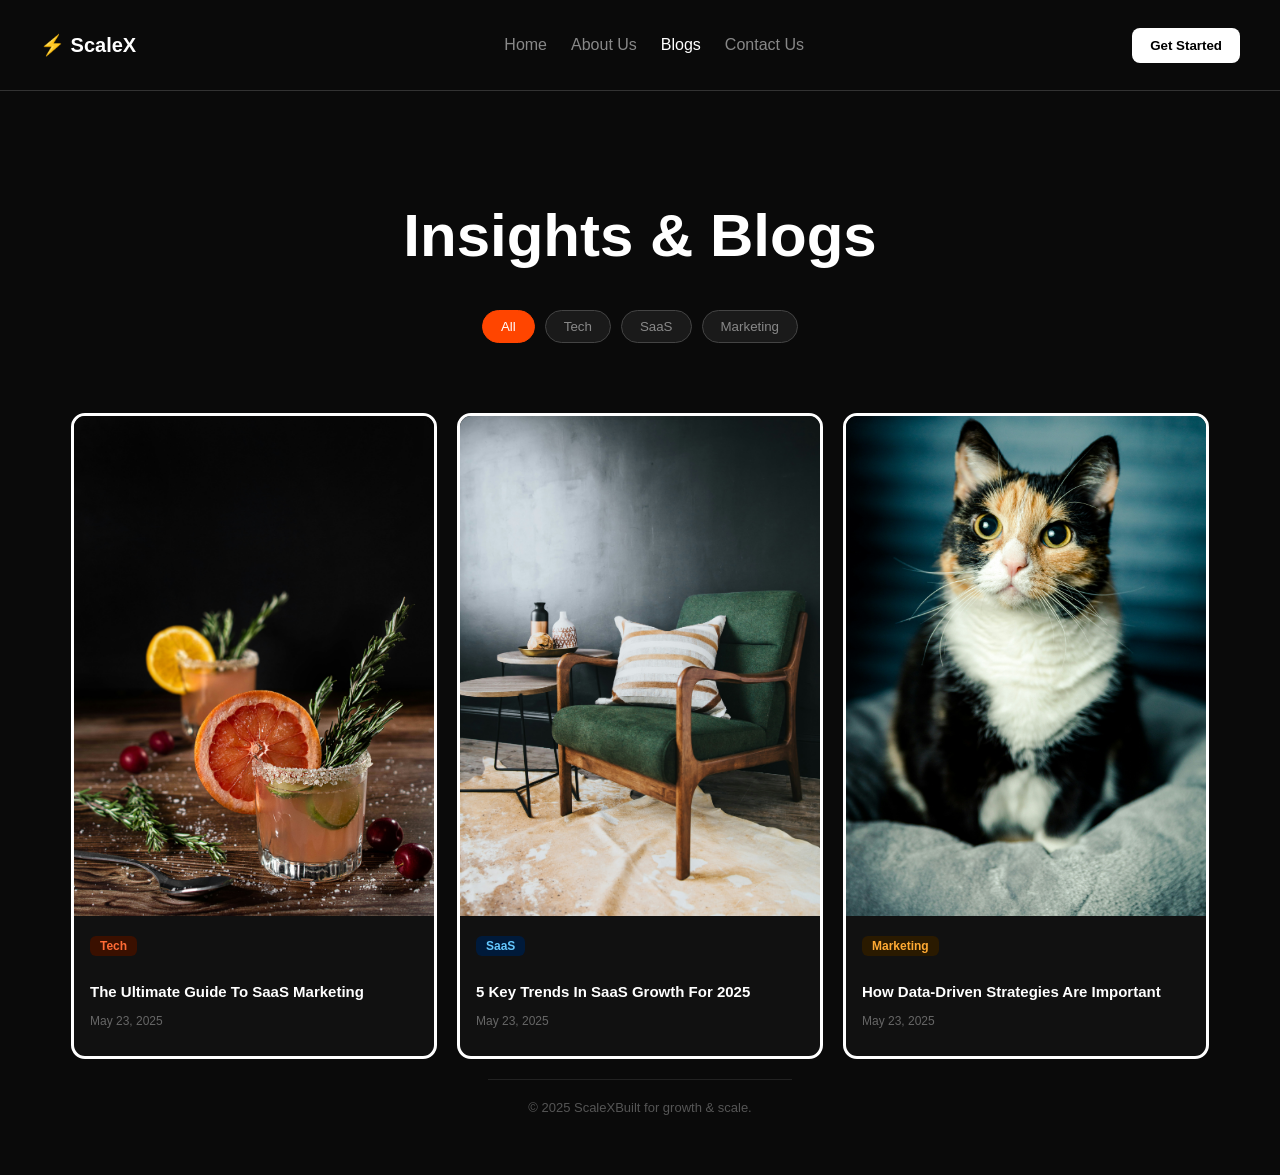
<file: index.html>
<!DOCTYPE html>
<html>
<head>
  <title>ScaleX Blogs</title>
  <link rel="stylesheet" href="style.css">
</head>
<body>

  <!-- NAVBAR -->
  <nav>
    <div class="logo">⚡ ScaleX</div>

    <ul class="nav-links">
      <li><a href="#">Home</a></li>
      <li><a href="#">About Us</a></li>
      <li><a href="#" class="active-link">Blogs</a></li>
      <li><a href="#">Contact Us</a></li>
    </ul>

    <button class="get-started-btn">Get Started</button>
  </nav>

  <!-- BIG TITLE -->
  <div class="hero">
    <h1>Insights & Blogs</h1>

    <div class="filters">
      <button class="filter-btn active">All</button></style>
      <button class="filter-btn">Tech</button>
      <button class="filter-btn">SaaS</button>
      <button class="filter-btn">Marketing</button>
    </div>
  </div>

  <!-- BLOG CARDS -->
  <div class="cards">

    <div class="card">
      <img src="./cocktail.png"style="width: 100%; height: 500px; object-fit: cover;">
      <div class="card-body">
        <span class="tag tag-tech">Tech</span>
        <p class="card-title">The Ultimate Guide To SaaS Marketing</p>
        <p class="card-date">May 23, 2025</p>
      </div>
    </div>

    <div class="card">
      <img src="./chair.png"style="width: 100%; height: 500px; object-fit: cover;">
      <div class="card-body">
        <span class="tag tag-saas">SaaS</span>
        <p class="card-title">5 Key Trends In SaaS Growth For 2025</p>
        <p class="card-date">May 23, 2025</p>
      </div>
    </div>

    <div class="card">
      <img src="./cat.png"style="width: 100%; height: 500px; object-fit: cover;">
      <div class="card-body">
        <span class="tag tag-marketing">Marketing</span>
        <p class="card-title">How Data-Driven Strategies Are Important</p>
        <p class="card-date">May 23, 2025</p>
      </div>
    </div>

  <!-- FOOTER -->
  <footer>
    <span>© 2025 ScaleX</span>
    <span>Built for growth & scale.</span>
  </footer>

</body>
</html>
</file>
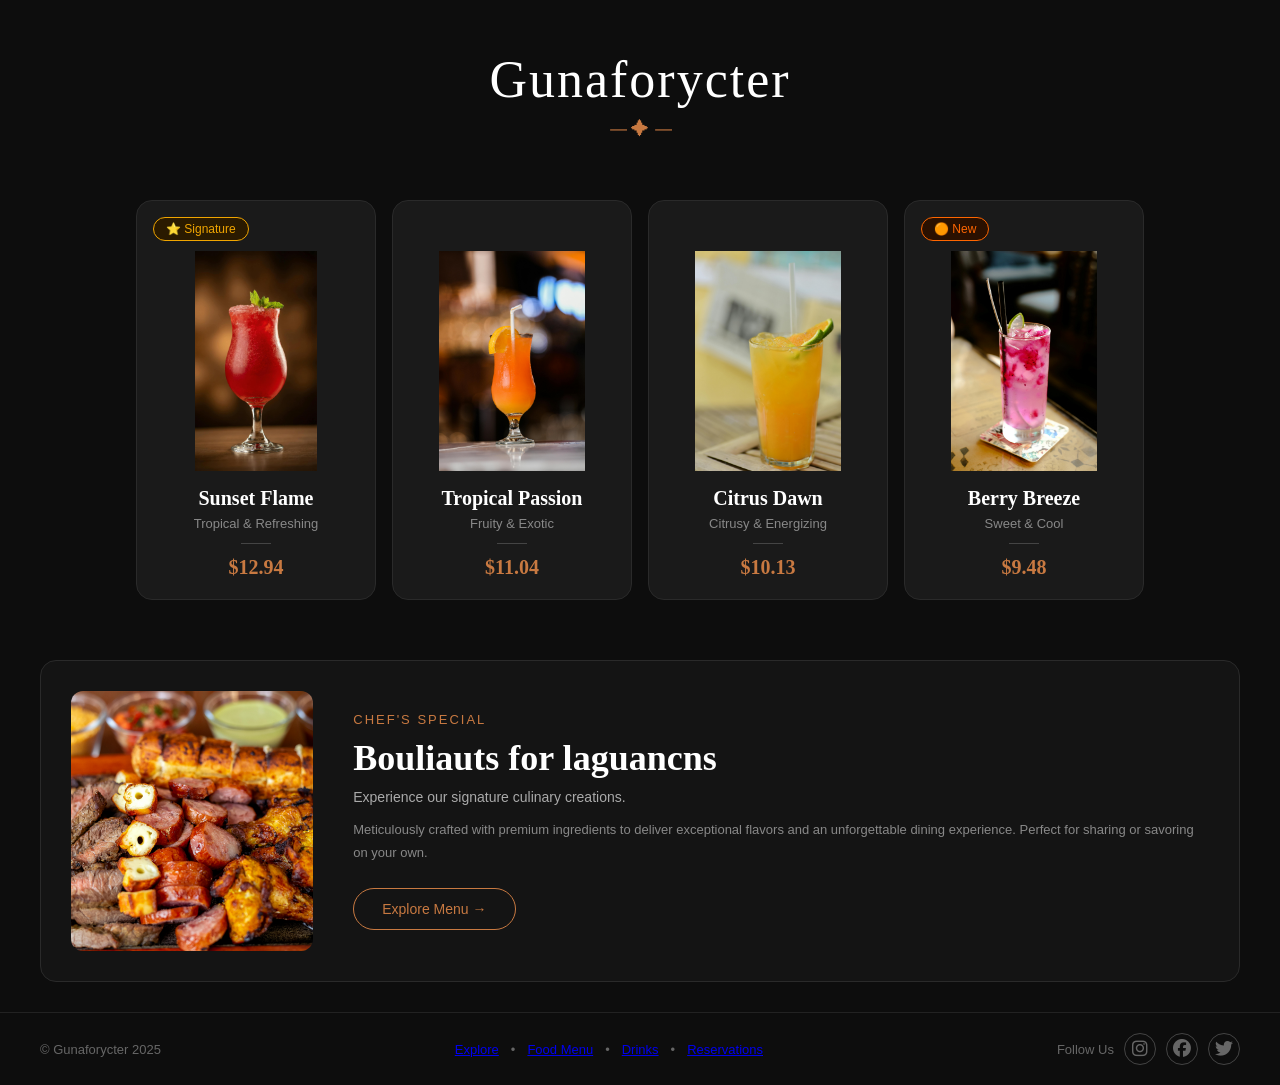
<file: Gunaforycter/index.html>
<!DOCTYPE html>
<html>
<head>
  <title>Gunaforycter</title>
  <link rel="stylesheet" href="style.css">
  <link rel="stylesheet" href="https://cdnjs.cloudflare.com/ajax/libs/font-awesome/6.5.0/css/all.min.css">
</head>
<body>
  <div class="header">
    <h1>Gunaforycter</h1>
    <div class="divider">⸻ ✦ ⸻</div>
  </div>
  <div class="cards">
    <div class="card active-card">
      <span class="badge badge-gold">⭐ Signature</span>
      <img src="./sunset.png" class="card-image">
      <p class="drink-name">Sunset Flame</p>
      <p class="drink-desc">Tropical & Refreshing</p>
      <div class="line"></div>
      <p class="price">$12.94</p>
    </div>

    <div class="card">
      <img src="./tropical.png" class="card-image">
      <p class="drink-name">Tropical Passion</p>
      <p class="drink-desc">Fruity & Exotic</p>
      <div class="line"></div>
      <p class="price">$11.04</p>
    </div>

    <div class="card">
      <img src="./citrus.png" class="card-image">
      <p class="drink-name">Citrus Dawn</p>
      <p class="drink-desc">Citrusy & Energizing</p>
      <div class="line"></div>
      <p class="price">$10.13</p>
    </div>

    <div class="card">
      <span class="badge badge-orange">🟠 New</span>
      <img src="./berry.png" class="card-image">
      <p class="drink-name">Berry Breeze</p>
      <p class="drink-desc">Sweet & Cool</p>
      <div class="line"></div>
      <p class="price">$9.48</p>
    </div>

  </div>
  <div class="chef-section">
    <img src="./food.png" class="food-image">
    <div class="chef-text">
      <p class="chef-label">CHEF'S SPECIAL</p>
      <h2 class="chef-title">Bouliauts for laguancns</h2>
      <p class="chef-sub">Experience our signature culinary creations.</p>
      <p class="chef-desc">Meticulously crafted with premium ingredients to deliver exceptional flavors and an unforgettable dining experience. Perfect for sharing or savoring on your own.</p>
      <button class="explore-btn">Explore Menu →</button>
    </div>
  </div>
  <footer>
    <span>© Gunaforycter 2025</span>
    <div class="footer-links">
      <a href="#">Explore</a> •
      <a href="#">Food Menu</a> •
      <a href="#">Drinks</a> •
      <a href="#">Reservations</a>
    </div>
    <div class="footer-social">
  Follow Us
  <a href="#"><i class="fa-brands fa-instagram"></i></a>
  <a href="#"><i class="fa-brands fa-facebook"></i></a>
  <a href="#"><i class="fa-brands fa-twitter"></i></a>
</div>
  </footer>

</body>
</html>
</file>
<file: style.css>
/* whole page dark */
body {
  background-color: #0a0a0a;
  color: white;
  font-family: Arial, sans-serif;
  margin: 0;
  padding: 0;
}

/* NAVBAR */
nav {
  display: flex;
  justify-content: space-between;
  align-items: center;
  padding: 20px 40px;
  border-bottom: 1px solid #333;
}

.logo {
  font-size: 20px;
  font-weight: bold;
}

.nav-links {
  display: flex;
  gap: 24px;
  list-style: none;
}

.nav-links a {
  color: #888;
  text-decoration: none;
}

.active-link {
  color: white !important;
}

.get-started-btn {
  background-color: white;
  color: black;
  padding: 10px 18px;
  border: none;
  border-radius: 8px;
  font-weight: bold;
  cursor: pointer;
}

/* HERO */
.hero {
  text-align: center;
  padding: 70px 20px 30px;
}

.hero h1 {
  font-size: 60px;
}

/* FILTER BUTTONS */
.filters {
  display: flex;
  justify-content: center;
  gap: 10px;
  margin-top: 24px;
}

.filter-btn {
  padding: 8px 18px;
  border-radius: 999px;
  border: 1px solid #444;
  background-color: #1a1a1a;
  color: #888;
  cursor: pointer;
  &:hover {
    background-color: #333;
    color: white;
    border-color: #333;
  }
}

.filter-btn.active {
  background-color: #ff4500;
  color: white;
  border-color: #ff4500;
}

/* CARDS */
.cards {
  display: flex;
  flex-wrap: wrap;
  gap: 20px;
  padding: 40px;
  justify-content: center;
  align-items: flex-start;
}

.card {
  background-color: #111;
  border: 3px solid white;
  border-radius: 14px;
  width: 30%;
  min-width: 250px;
  overflow: hidden;
}

/* THIS FIXES THE IMAGE SIZE */
.card-image {
  width: 100%;
  height: 180px;
  object-fit: cover;
  display: block;
}

.card-body {
  padding: 16px;
}

.tag {
  display: inline-block;
  padding: 3px 10px;
  border-radius: 6px;
  font-size: 12px;
  font-weight: bold;
  margin-bottom: 10px;
}

.tag-tech      { background-color: #3a1000; color: #ff6b35; }
.tag-saas      { background-color: #001a3a; color: #64c8ff; }
.tag-marketing { background-color: #2a1a00; color: #ffaa33; }

.card-title {
  font-size: 15px;
  font-weight: bold;
  margin-bottom: 8px;
  line-height: 1.4;
}

.card-date {
  font-size: 12px;
  color: #666;
}

/* FOOTER */
footer {
  display: flex;
  justify-content: space-between;
  padding: 20px 40px;
  border-top: 1px solid #222;
  color: #555;
  font-size: 13px;
}
.card:hover {
  border-color: #ff4500;
  transition: border-color 0.3s ease;
}
</file>
<file: Gunaforycter/style.css>
* {
  margin: 0;
  padding: 0;
  box-sizing: border-box;
}

body {
  background-color: #0d0d0d;
  color: white;
  font-family: Georgia, serif;
}

/* HEADER */
.header {
  text-align: center;
  padding: 50px 20px 20px;
}

.header h1 {
  font-size: 52px;
  font-weight: normal;
  letter-spacing: 2px;
}

.divider {
  color: #c87941;
  font-size: 18px;
  margin-top: 10px;
}
.cards {
  display: flex;
  justify-content: center;
  align-items: flex-start;
  gap: 16px;
  padding: 40px;
}
.card {
  position: relative;
  background-color: #1a1a1a;
  border: 1px solid #2a2a2a;
  border-radius: 16px;
  width: 240px;
  padding: 20px;
  text-align: center;
}
.card:hover {
  border-color: #c87941;
  cursor: pointer;
}
.badge {
  position: absolute;
  top: 16px;
  left: 16px;
  padding: 4px 12px;
  border-radius: 999px;
  font-size: 12px;
  font-family: Arial, sans-serif;
}

.badge-gold {
  background-color: #2a1a00;
  color: #f0a500;
  border: 1px solid #f0a500;
}

.badge-orange {
  background-color: #2a1000;
  color: #ff6600;
  border: 1px solid #ff6600;
}
.card-image {
  width: 100%;
  height: 220px;
  object-fit: contain;
  display: block;
  margin-bottom: 16px;
  margin-top: 30px;
}

.drink-name {
  font-size: 20px;
  font-weight: bold;
  margin-bottom: 6px;
}

.drink-desc {
  font-size: 13px;
  color: #888;
  font-family: Arial, sans-serif;
  margin-bottom: 12px;
}

.line {
  width: 30px;
  height: 1px;
  background-color: #444;
  margin: 0 auto 12px;
}

.price {
  color: #c87941;
  font-size: 20px;
  font-weight: bold;
}
.chef-section {
  display: flex;
  align-items: center;
  gap: 40px;
  background-color: #141414;
  border: 1px solid #2a2a2a;
  border-radius: 16px;
  margin: 20px 40px;
  padding: 30px;
  position: relative;
}

.food-image {
  width: 260px;
  height: 260px;
  object-fit: cover;
  border-radius: 12px;
}

.chef-text {
  position: relative;
}

.chef-label {
  color: #c87941;
  font-size: 13px;
  letter-spacing: 2px;
  font-family: Arial, sans-serif;
  margin-bottom: 10px;
}

.chef-title {
  font-size: 36px;
  font-weight: bold;
  margin-bottom: 10px;
}

.chef-sub {
  color: #aaa;
  font-size: 14px;
  margin-bottom: 14px;
  font-family: Arial, sans-serif;
}

.chef-desc {
  color: #888;
  font-size: 13px;
  line-height: 1.7;
  font-family: Arial, sans-serif;
  margin-bottom: 24px;
}

.explore-btn {
  background-color: transparent;
  color: #c87941;
  border: 1px solid #c87941;
  padding: 12px 28px;
  border-radius: 999px;
  font-size: 14px;
  cursor: pointer;
  font-family: Arial, sans-serif;
}
.explore-btn:hover {
  background-color: #c87941;
  color: white;
}
footer {
  display: flex;
  justify-content: space-between;
  align-items: center;
  padding: 20px 40px;
  border-top: 1px solid #222;
  margin-top: 30px;
  font-size: 13px;
  color: #666;
  font-family: Arial, sans-serif;
}

.footer-links {
  display: flex;
  gap: 12px;
  align-items: center;
}
.footer-links :hover {
  color: #c87941;
  cursor: pointer;
}
.footer-social a {
  color: #666;
  font-size: 18px;
  border: 1px solid #444;
  border-radius: 999px;
  width: 32px;
  height: 32px;
  display: flex;
  align-items: center;
  justify-content: center;
  text-decoration: none;
}

.footer-social a:hover {
  color: white;
  border-color: white;
}

.footer-social {
  display: flex;
  align-items: center;
  gap: 10px;
}

.icon {
  font-size: 18px;
}
</file>
